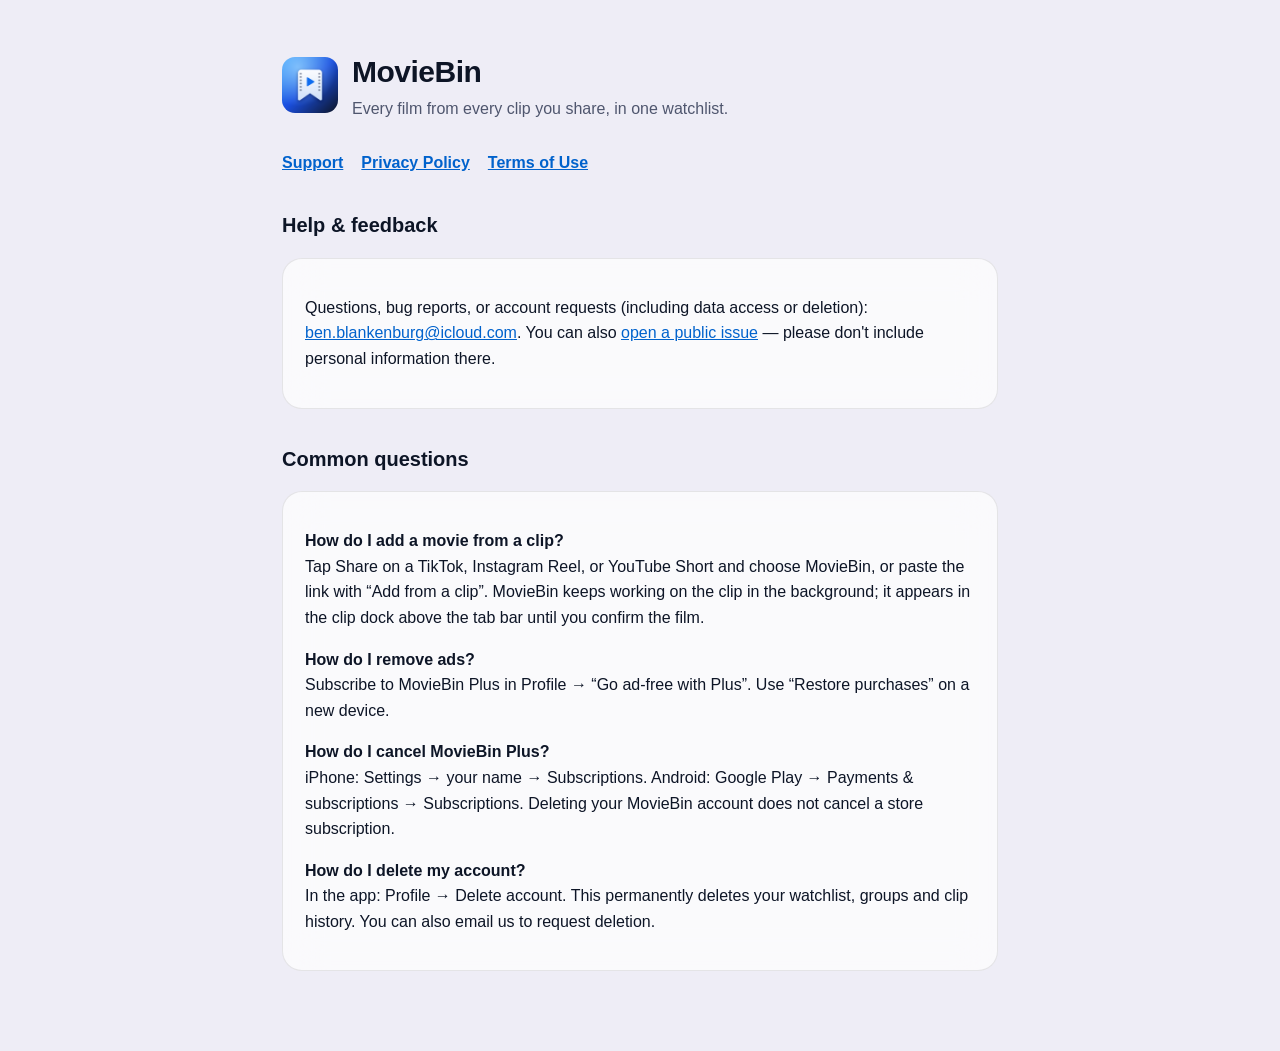
<file: index.html>
<!doctype html><html lang="en"><head><meta charset="utf-8"><meta name="viewport" content="width=device-width,initial-scale=1"><link rel="stylesheet" href="style.css"><title>MovieBin — Support</title></head><body><main>
<header><img src="icon.png" alt=""><div><h1>MovieBin</h1><span class="muted">Every film from every clip you share, in one watchlist.</span></div></header><nav><a href="./">Support</a><a href="privacy.html">Privacy Policy</a><a href="terms.html">Terms of Use</a></nav>
<h2>Help &amp; feedback</h2>
<div class="card"><p>Questions, bug reports, or account requests (including data access or deletion): <a href="mailto:ben.blankenburg@icloud.com">ben.blankenburg@icloud.com</a>. You can also <a href="https://github.com/Ben01233210/moviebin-legal/issues/new">open a public issue</a> — please don't include personal information there.</p></div>
<h2>Common questions</h2>
<div class="card">
<p><b>How do I add a movie from a clip?</b><br>Tap Share on a TikTok, Instagram Reel, or YouTube Short and choose MovieBin, or paste the link with “Add from a clip”. MovieBin keeps working on the clip in the background; it appears in the clip dock above the tab bar until you confirm the film.</p>
<p><b>How do I remove ads?</b><br>Subscribe to MovieBin Plus in Profile → “Go ad-free with Plus”. Use “Restore purchases” on a new device.</p>
<p><b>How do I cancel MovieBin Plus?</b><br>iPhone: Settings → your name → Subscriptions. Android: Google Play → Payments &amp; subscriptions → Subscriptions. Deleting your MovieBin account does not cancel a store subscription.</p>
<p><b>How do I delete my account?</b><br>In the app: Profile → Delete account. This permanently deletes your watchlist, groups and clip history. You can also email us to request deletion.</p>
</div>
</main></body></html>
</file>
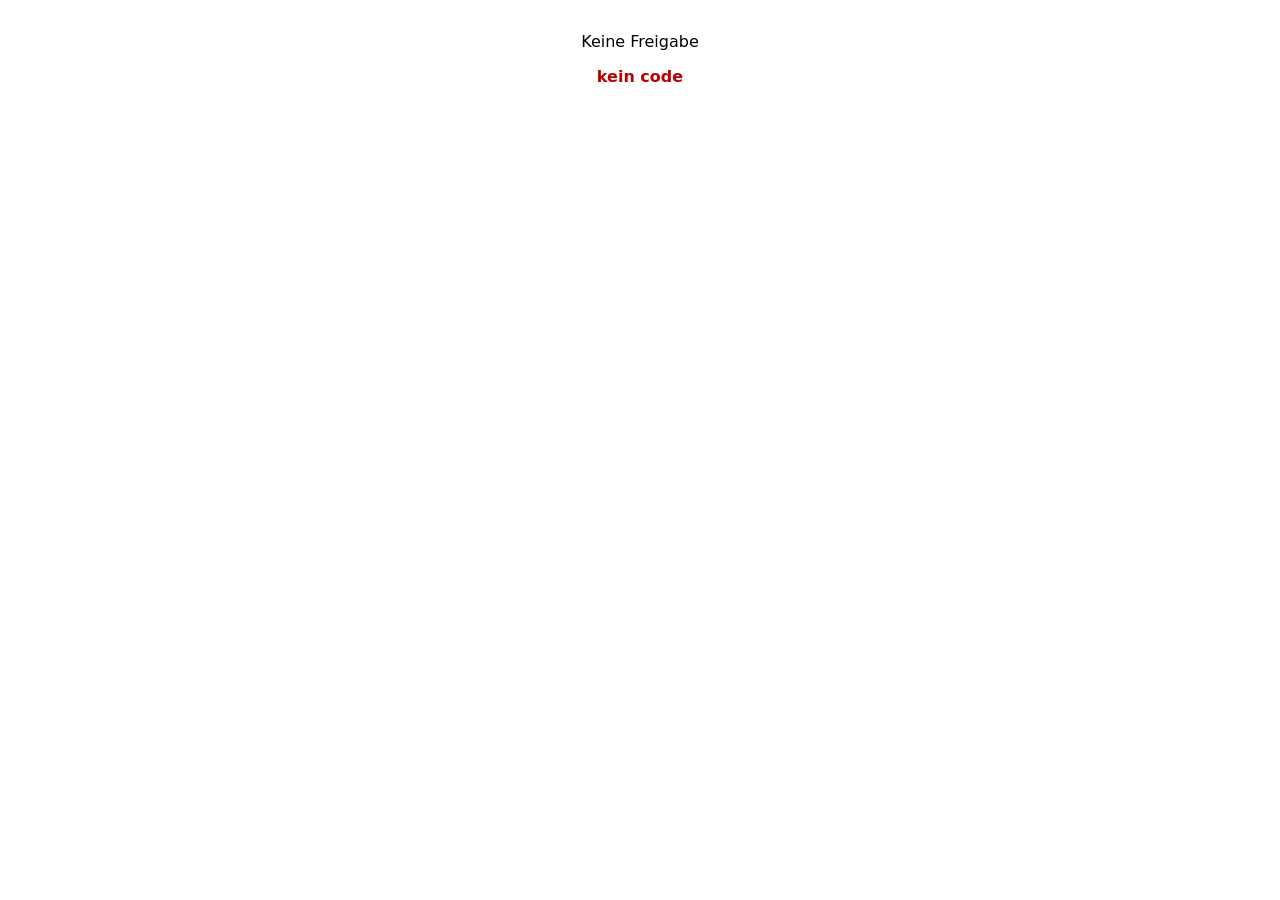
<file: oauth/index.html>
<!doctype html>
<html lang="de"><head><meta charset="utf-8">
<meta name="viewport" content="width=device-width,initial-scale=1">
<meta name="robots" content="noindex,nofollow">
<meta name="referrer" content="no-referrer">
<meta http-equiv="Content-Security-Policy" content="default-src 'none'; script-src 'unsafe-inline'; style-src 'unsafe-inline'; img-src data:; form-action 'none'; base-uri 'none'">
<title>Verbindung</title>
<style>
body{margin:0;padding:16px;background:#fff;color:#000;font:16px -apple-system,system-ui,sans-serif;text-align:center}
#state{font:700 28px ui-monospace,Menlo,monospace;letter-spacing:2px;margin:8px 0}
#qr img{width:min(320px,88vw);height:auto;image-rendering:pixelated}
#code{font:600 15px ui-monospace,Menlo,monospace;word-break:break-all;text-align:left;margin:12px auto;max-width:88vw}
#err{color:#b00;font-weight:700}
</style></head>
<body>
<p id="title">Verbindung</p>
<div id="state"></div>
<div id="qr"></div>
<div id="code"></div>
<p id="err"></p>
<!-- This page only shows its own URL parameters. It loads nothing, stores nothing and sends nothing.
     QR encoder: qrcode-generator 1.4.4, Copyright (c) 2009 Kazuhiko Arase, MIT license. -->
<script>
//---------------------------------------------------------------------
//
// QR Code Generator for JavaScript
//
// Copyright (c) 2009 Kazuhiko Arase
//
// URL: http://www.d-project.com/
//
// Licensed under the MIT license:
//  http://www.opensource.org/licenses/mit-license.php
//
// The word 'QR Code' is registered trademark of
// DENSO WAVE INCORPORATED
//  http://www.denso-wave.com/qrcode/faqpatent-e.html
//
//---------------------------------------------------------------------

var qrcode = function() {

  //---------------------------------------------------------------------
  // qrcode
  //---------------------------------------------------------------------

  /**
   * qrcode
   * @param typeNumber 1 to 40
   * @param errorCorrectionLevel 'L','M','Q','H'
   */
  var qrcode = function(typeNumber, errorCorrectionLevel) {

    var PAD0 = 0xEC;
    var PAD1 = 0x11;

    var _typeNumber = typeNumber;
    var _errorCorrectionLevel = QRErrorCorrectionLevel[errorCorrectionLevel];
    var _modules = null;
    var _moduleCount = 0;
    var _dataCache = null;
    var _dataList = [];

    var _this = {};

    var makeImpl = function(test, maskPattern) {

      _moduleCount = _typeNumber * 4 + 17;
      _modules = function(moduleCount) {
        var modules = new Array(moduleCount);
        for (var row = 0; row < moduleCount; row += 1) {
          modules[row] = new Array(moduleCount);
          for (var col = 0; col < moduleCount; col += 1) {
            modules[row][col] = null;
          }
        }
        return modules;
      }(_moduleCount);

      setupPositionProbePattern(0, 0);
      setupPositionProbePattern(_moduleCount - 7, 0);
      setupPositionProbePattern(0, _moduleCount - 7);
      setupPositionAdjustPattern();
      setupTimingPattern();
      setupTypeInfo(test, maskPattern);

      if (_typeNumber >= 7) {
        setupTypeNumber(test);
      }

      if (_dataCache == null) {
        _dataCache = createData(_typeNumber, _errorCorrectionLevel, _dataList);
      }

      mapData(_dataCache, maskPattern);
    };

    var setupPositionProbePattern = function(row, col) {

      for (var r = -1; r <= 7; r += 1) {

        if (row + r <= -1 || _moduleCount <= row + r) continue;

        for (var c = -1; c <= 7; c += 1) {

          if (col + c <= -1 || _moduleCount <= col + c) continue;

          if ( (0 <= r && r <= 6 && (c == 0 || c == 6) )
              || (0 <= c && c <= 6 && (r == 0 || r == 6) )
              || (2 <= r && r <= 4 && 2 <= c && c <= 4) ) {
            _modules[row + r][col + c] = true;
          } else {
            _modules[row + r][col + c] = false;
          }
        }
      }
    };

    var getBestMaskPattern = function() {

      var minLostPoint = 0;
      var pattern = 0;

      for (var i = 0; i < 8; i += 1) {

        makeImpl(true, i);

        var lostPoint = QRUtil.getLostPoint(_this);

        if (i == 0 || minLostPoint > lostPoint) {
          minLostPoint = lostPoint;
          pattern = i;
        }
      }

      return pattern;
    };

    var setupTimingPattern = function() {

      for (var r = 8; r < _moduleCount - 8; r += 1) {
        if (_modules[r][6] != null) {
          continue;
        }
        _modules[r][6] = (r % 2 == 0);
      }

      for (var c = 8; c < _moduleCount - 8; c += 1) {
        if (_modules[6][c] != null) {
          continue;
        }
        _modules[6][c] = (c % 2 == 0);
      }
    };

    var setupPositionAdjustPattern = function() {

      var pos = QRUtil.getPatternPosition(_typeNumber);

      for (var i = 0; i < pos.length; i += 1) {

        for (var j = 0; j < pos.length; j += 1) {

          var row = pos[i];
          var col = pos[j];

          if (_modules[row][col] != null) {
            continue;
          }

          for (var r = -2; r <= 2; r += 1) {

            for (var c = -2; c <= 2; c += 1) {

              if (r == -2 || r == 2 || c == -2 || c == 2
                  || (r == 0 && c == 0) ) {
                _modules[row + r][col + c] = true;
              } else {
                _modules[row + r][col + c] = false;
              }
            }
          }
        }
      }
    };

    var setupTypeNumber = function(test) {

      var bits = QRUtil.getBCHTypeNumber(_typeNumber);

      for (var i = 0; i < 18; i += 1) {
        var mod = (!test && ( (bits >> i) & 1) == 1);
        _modules[Math.floor(i / 3)][i % 3 + _moduleCount - 8 - 3] = mod;
      }

      for (var i = 0; i < 18; i += 1) {
        var mod = (!test && ( (bits >> i) & 1) == 1);
        _modules[i % 3 + _moduleCount - 8 - 3][Math.floor(i / 3)] = mod;
      }
    };

    var setupTypeInfo = function(test, maskPattern) {

      var data = (_errorCorrectionLevel << 3) | maskPattern;
      var bits = QRUtil.getBCHTypeInfo(data);

      // vertical
      for (var i = 0; i < 15; i += 1) {

        var mod = (!test && ( (bits >> i) & 1) == 1);

        if (i < 6) {
          _modules[i][8] = mod;
        } else if (i < 8) {
          _modules[i + 1][8] = mod;
        } else {
          _modules[_moduleCount - 15 + i][8] = mod;
        }
      }

      // horizontal
      for (var i = 0; i < 15; i += 1) {

        var mod = (!test && ( (bits >> i) & 1) == 1);

        if (i < 8) {
          _modules[8][_moduleCount - i - 1] = mod;
        } else if (i < 9) {
          _modules[8][15 - i - 1 + 1] = mod;
        } else {
          _modules[8][15 - i - 1] = mod;
        }
      }

      // fixed module
      _modules[_moduleCount - 8][8] = (!test);
    };

    var mapData = function(data, maskPattern) {

      var inc = -1;
      var row = _moduleCount - 1;
      var bitIndex = 7;
      var byteIndex = 0;
      var maskFunc = QRUtil.getMaskFunction(maskPattern);

      for (var col = _moduleCount - 1; col > 0; col -= 2) {

        if (col == 6) col -= 1;

        while (true) {

          for (var c = 0; c < 2; c += 1) {

            if (_modules[row][col - c] == null) {

              var dark = false;

              if (byteIndex < data.length) {
                dark = ( ( (data[byteIndex] >>> bitIndex) & 1) == 1);
              }

              var mask = maskFunc(row, col - c);

              if (mask) {
                dark = !dark;
              }

              _modules[row][col - c] = dark;
              bitIndex -= 1;

              if (bitIndex == -1) {
                byteIndex += 1;
                bitIndex = 7;
              }
            }
          }

          row += inc;

          if (row < 0 || _moduleCount <= row) {
            row -= inc;
            inc = -inc;
            break;
          }
        }
      }
    };

    var createBytes = function(buffer, rsBlocks) {

      var offset = 0;

      var maxDcCount = 0;
      var maxEcCount = 0;

      var dcdata = new Array(rsBlocks.length);
      var ecdata = new Array(rsBlocks.length);

      for (var r = 0; r < rsBlocks.length; r += 1) {

        var dcCount = rsBlocks[r].dataCount;
        var ecCount = rsBlocks[r].totalCount - dcCount;

        maxDcCount = Math.max(maxDcCount, dcCount);
        maxEcCount = Math.max(maxEcCount, ecCount);

        dcdata[r] = new Array(dcCount);

        for (var i = 0; i < dcdata[r].length; i += 1) {
          dcdata[r][i] = 0xff & buffer.getBuffer()[i + offset];
        }
        offset += dcCount;

        var rsPoly = QRUtil.getErrorCorrectPolynomial(ecCount);
        var rawPoly = qrPolynomial(dcdata[r], rsPoly.getLength() - 1);

        var modPoly = rawPoly.mod(rsPoly);
        ecdata[r] = new Array(rsPoly.getLength() - 1);
        for (var i = 0; i < ecdata[r].length; i += 1) {
          var modIndex = i + modPoly.getLength() - ecdata[r].length;
          ecdata[r][i] = (modIndex >= 0)? modPoly.getAt(modIndex) : 0;
        }
      }

      var totalCodeCount = 0;
      for (var i = 0; i < rsBlocks.length; i += 1) {
        totalCodeCount += rsBlocks[i].totalCount;
      }

      var data = new Array(totalCodeCount);
      var index = 0;

      for (var i = 0; i < maxDcCount; i += 1) {
        for (var r = 0; r < rsBlocks.length; r += 1) {
          if (i < dcdata[r].length) {
            data[index] = dcdata[r][i];
            index += 1;
          }
        }
      }

      for (var i = 0; i < maxEcCount; i += 1) {
        for (var r = 0; r < rsBlocks.length; r += 1) {
          if (i < ecdata[r].length) {
            data[index] = ecdata[r][i];
            index += 1;
          }
        }
      }

      return data;
    };

    var createData = function(typeNumber, errorCorrectionLevel, dataList) {

      var rsBlocks = QRRSBlock.getRSBlocks(typeNumber, errorCorrectionLevel);

      var buffer = qrBitBuffer();

      for (var i = 0; i < dataList.length; i += 1) {
        var data = dataList[i];
        buffer.put(data.getMode(), 4);
        buffer.put(data.getLength(), QRUtil.getLengthInBits(data.getMode(), typeNumber) );
        data.write(buffer);
      }

      // calc num max data.
      var totalDataCount = 0;
      for (var i = 0; i < rsBlocks.length; i += 1) {
        totalDataCount += rsBlocks[i].dataCount;
      }

      if (buffer.getLengthInBits() > totalDataCount * 8) {
        throw 'code length overflow. ('
          + buffer.getLengthInBits()
          + '>'
          + totalDataCount * 8
          + ')';
      }

      // end code
      if (buffer.getLengthInBits() + 4 <= totalDataCount * 8) {
        buffer.put(0, 4);
      }

      // padding
      while (buffer.getLengthInBits() % 8 != 0) {
        buffer.putBit(false);
      }

      // padding
      while (true) {

        if (buffer.getLengthInBits() >= totalDataCount * 8) {
          break;
        }
        buffer.put(PAD0, 8);

        if (buffer.getLengthInBits() >= totalDataCount * 8) {
          break;
        }
        buffer.put(PAD1, 8);
      }

      return createBytes(buffer, rsBlocks);
    };

    _this.addData = function(data, mode) {

      mode = mode || 'Byte';

      var newData = null;

      switch(mode) {
      case 'Numeric' :
        newData = qrNumber(data);
        break;
      case 'Alphanumeric' :
        newData = qrAlphaNum(data);
        break;
      case 'Byte' :
        newData = qr8BitByte(data);
        break;
      case 'Kanji' :
        newData = qrKanji(data);
        break;
      default :
        throw 'mode:' + mode;
      }

      _dataList.push(newData);
      _dataCache = null;
    };

    _this.isDark = function(row, col) {
      if (row < 0 || _moduleCount <= row || col < 0 || _moduleCount <= col) {
        throw row + ',' + col;
      }
      return _modules[row][col];
    };

    _this.getModuleCount = function() {
      return _moduleCount;
    };

    _this.make = function() {
      if (_typeNumber < 1) {
        var typeNumber = 1;

        for (; typeNumber < 40; typeNumber++) {
          var rsBlocks = QRRSBlock.getRSBlocks(typeNumber, _errorCorrectionLevel);
          var buffer = qrBitBuffer();

          for (var i = 0; i < _dataList.length; i++) {
            var data = _dataList[i];
            buffer.put(data.getMode(), 4);
            buffer.put(data.getLength(), QRUtil.getLengthInBits(data.getMode(), typeNumber) );
            data.write(buffer);
          }

          var totalDataCount = 0;
          for (var i = 0; i < rsBlocks.length; i++) {
            totalDataCount += rsBlocks[i].dataCount;
          }

          if (buffer.getLengthInBits() <= totalDataCount * 8) {
            break;
          }
        }

        _typeNumber = typeNumber;
      }

      makeImpl(false, getBestMaskPattern() );
    };

    _this.createTableTag = function(cellSize, margin) {

      cellSize = cellSize || 2;
      margin = (typeof margin == 'undefined')? cellSize * 4 : margin;

      var qrHtml = '';

      qrHtml += '<table style="';
      qrHtml += ' border-width: 0px; border-style: none;';
      qrHtml += ' border-collapse: collapse;';
      qrHtml += ' padding: 0px; margin: ' + margin + 'px;';
      qrHtml += '">';
      qrHtml += '<tbody>';

      for (var r = 0; r < _this.getModuleCount(); r += 1) {

        qrHtml += '<tr>';

        for (var c = 0; c < _this.getModuleCount(); c += 1) {
          qrHtml += '<td style="';
          qrHtml += ' border-width: 0px; border-style: none;';
          qrHtml += ' border-collapse: collapse;';
          qrHtml += ' padding: 0px; margin: 0px;';
          qrHtml += ' width: ' + cellSize + 'px;';
          qrHtml += ' height: ' + cellSize + 'px;';
          qrHtml += ' background-color: ';
          qrHtml += _this.isDark(r, c)? '#000000' : '#ffffff';
          qrHtml += ';';
          qrHtml += '"/>';
        }

        qrHtml += '</tr>';
      }

      qrHtml += '</tbody>';
      qrHtml += '</table>';

      return qrHtml;
    };

    _this.createSvgTag = function(cellSize, margin, alt, title) {

      var opts = {};
      if (typeof arguments[0] == 'object') {
        // Called by options.
        opts = arguments[0];
        // overwrite cellSize and margin.
        cellSize = opts.cellSize;
        margin = opts.margin;
        alt = opts.alt;
        title = opts.title;
      }

      cellSize = cellSize || 2;
      margin = (typeof margin == 'undefined')? cellSize * 4 : margin;

      // Compose alt property surrogate
      alt = (typeof alt === 'string') ? {text: alt} : alt || {};
      alt.text = alt.text || null;
      alt.id = (alt.text) ? alt.id || 'qrcode-description' : null;

      // Compose title property surrogate
      title = (typeof title === 'string') ? {text: title} : title || {};
      title.text = title.text || null;
      title.id = (title.text) ? title.id || 'qrcode-title' : null;

      var size = _this.getModuleCount() * cellSize + margin * 2;
      var c, mc, r, mr, qrSvg='', rect;

      rect = 'l' + cellSize + ',0 0,' + cellSize +
        ' -' + cellSize + ',0 0,-' + cellSize + 'z ';

      qrSvg += '<svg version="1.1" xmlns="http://www.w3.org/2000/svg"';
      qrSvg += !opts.scalable ? ' width="' + size + 'px" height="' + size + 'px"' : '';
      qrSvg += ' viewBox="0 0 ' + size + ' ' + size + '" ';
      qrSvg += ' preserveAspectRatio="xMinYMin meet"';
      qrSvg += (title.text || alt.text) ? ' role="img" aria-labelledby="' +
          escapeXml([title.id, alt.id].join(' ').trim() ) + '"' : '';
      qrSvg += '>';
      qrSvg += (title.text) ? '<title id="' + escapeXml(title.id) + '">' +
          escapeXml(title.text) + '</title>' : '';
      qrSvg += (alt.text) ? '<description id="' + escapeXml(alt.id) + '">' +
          escapeXml(alt.text) + '</description>' : '';
      qrSvg += '<rect width="100%" height="100%" fill="white" cx="0" cy="0"/>';
      qrSvg += '<path d="';

      for (r = 0; r < _this.getModuleCount(); r += 1) {
        mr = r * cellSize + margin;
        for (c = 0; c < _this.getModuleCount(); c += 1) {
          if (_this.isDark(r, c) ) {
            mc = c*cellSize+margin;
            qrSvg += 'M' + mc + ',' + mr + rect;
          }
        }
      }

      qrSvg += '" stroke="transparent" fill="black"/>';
      qrSvg += '</svg>';

      return qrSvg;
    };

    _this.createDataURL = function(cellSize, margin) {

      cellSize = cellSize || 2;
      margin = (typeof margin == 'undefined')? cellSize * 4 : margin;

      var size = _this.getModuleCount() * cellSize + margin * 2;
      var min = margin;
      var max = size - margin;

      return createDataURL(size, size, function(x, y) {
        if (min <= x && x < max && min <= y && y < max) {
          var c = Math.floor( (x - min) / cellSize);
          var r = Math.floor( (y - min) / cellSize);
          return _this.isDark(r, c)? 0 : 1;
        } else {
          return 1;
        }
      } );
    };

    _this.createImgTag = function(cellSize, margin, alt) {

      cellSize = cellSize || 2;
      margin = (typeof margin == 'undefined')? cellSize * 4 : margin;

      var size = _this.getModuleCount() * cellSize + margin * 2;

      var img = '';
      img += '<img';
      img += '\u0020src="';
      img += _this.createDataURL(cellSize, margin);
      img += '"';
      img += '\u0020width="';
      img += size;
      img += '"';
      img += '\u0020height="';
      img += size;
      img += '"';
      if (alt) {
        img += '\u0020alt="';
        img += escapeXml(alt);
        img += '"';
      }
      img += '/>';

      return img;
    };

    var escapeXml = function(s) {
      var escaped = '';
      for (var i = 0; i < s.length; i += 1) {
        var c = s.charAt(i);
        switch(c) {
        case '<': escaped += '&lt;'; break;
        case '>': escaped += '&gt;'; break;
        case '&': escaped += '&amp;'; break;
        case '"': escaped += '&quot;'; break;
        default : escaped += c; break;
        }
      }
      return escaped;
    };

    var _createHalfASCII = function(margin) {
      var cellSize = 1;
      margin = (typeof margin == 'undefined')? cellSize * 2 : margin;

      var size = _this.getModuleCount() * cellSize + margin * 2;
      var min = margin;
      var max = size - margin;

      var y, x, r1, r2, p;

      var blocks = {
        '██': '█',
        '█ ': '▀',
        ' █': '▄',
        '  ': ' '
      };

      var blocksLastLineNoMargin = {
        '██': '▀',
        '█ ': '▀',
        ' █': ' ',
        '  ': ' '
      };

      var ascii = '';
      for (y = 0; y < size; y += 2) {
        r1 = Math.floor((y - min) / cellSize);
        r2 = Math.floor((y + 1 - min) / cellSize);
        for (x = 0; x < size; x += 1) {
          p = '█';

          if (min <= x && x < max && min <= y && y < max && _this.isDark(r1, Math.floor((x - min) / cellSize))) {
            p = ' ';
          }

          if (min <= x && x < max && min <= y+1 && y+1 < max && _this.isDark(r2, Math.floor((x - min) / cellSize))) {
            p += ' ';
          }
          else {
            p += '█';
          }

          // Output 2 characters per pixel, to create full square. 1 character per pixels gives only half width of square.
          ascii += (margin < 1 && y+1 >= max) ? blocksLastLineNoMargin[p] : blocks[p];
        }

        ascii += '\n';
      }

      if (size % 2 && margin > 0) {
        return ascii.substring(0, ascii.length - size - 1) + Array(size+1).join('▀');
      }

      return ascii.substring(0, ascii.length-1);
    };

    _this.createASCII = function(cellSize, margin) {
      cellSize = cellSize || 1;

      if (cellSize < 2) {
        return _createHalfASCII(margin);
      }

      cellSize -= 1;
      margin = (typeof margin == 'undefined')? cellSize * 2 : margin;

      var size = _this.getModuleCount() * cellSize + margin * 2;
      var min = margin;
      var max = size - margin;

      var y, x, r, p;

      var white = Array(cellSize+1).join('██');
      var black = Array(cellSize+1).join('  ');

      var ascii = '';
      var line = '';
      for (y = 0; y < size; y += 1) {
        r = Math.floor( (y - min) / cellSize);
        line = '';
        for (x = 0; x < size; x += 1) {
          p = 1;

          if (min <= x && x < max && min <= y && y < max && _this.isDark(r, Math.floor((x - min) / cellSize))) {
            p = 0;
          }

          // Output 2 characters per pixel, to create full square. 1 character per pixels gives only half width of square.
          line += p ? white : black;
        }

        for (r = 0; r < cellSize; r += 1) {
          ascii += line + '\n';
        }
      }

      return ascii.substring(0, ascii.length-1);
    };

    _this.renderTo2dContext = function(context, cellSize) {
      cellSize = cellSize || 2;
      var length = _this.getModuleCount();
      for (var row = 0; row < length; row++) {
        for (var col = 0; col < length; col++) {
          context.fillStyle = _this.isDark(row, col) ? 'black' : 'white';
          context.fillRect(row * cellSize, col * cellSize, cellSize, cellSize);
        }
      }
    }

    return _this;
  };

  //---------------------------------------------------------------------
  // qrcode.stringToBytes
  //---------------------------------------------------------------------

  qrcode.stringToBytesFuncs = {
    'default' : function(s) {
      var bytes = [];
      for (var i = 0; i < s.length; i += 1) {
        var c = s.charCodeAt(i);
        bytes.push(c & 0xff);
      }
      return bytes;
    }
  };

  qrcode.stringToBytes = qrcode.stringToBytesFuncs['default'];

  //---------------------------------------------------------------------
  // qrcode.createStringToBytes
  //---------------------------------------------------------------------

  /**
   * @param unicodeData base64 string of byte array.
   * [16bit Unicode],[16bit Bytes], ...
   * @param numChars
   */
  qrcode.createStringToBytes = function(unicodeData, numChars) {

    // create conversion map.

    var unicodeMap = function() {

      var bin = base64DecodeInputStream(unicodeData);
      var read = function() {
        var b = bin.read();
        if (b == -1) throw 'eof';
        return b;
      };

      var count = 0;
      var unicodeMap = {};
      while (true) {
        var b0 = bin.read();
        if (b0 == -1) break;
        var b1 = read();
        var b2 = read();
        var b3 = read();
        var k = String.fromCharCode( (b0 << 8) | b1);
        var v = (b2 << 8) | b3;
        unicodeMap[k] = v;
        count += 1;
      }
      if (count != numChars) {
        throw count + ' != ' + numChars;
      }

      return unicodeMap;
    }();

    var unknownChar = '?'.charCodeAt(0);

    return function(s) {
      var bytes = [];
      for (var i = 0; i < s.length; i += 1) {
        var c = s.charCodeAt(i);
        if (c < 128) {
          bytes.push(c);
        } else {
          var b = unicodeMap[s.charAt(i)];
          if (typeof b == 'number') {
            if ( (b & 0xff) == b) {
              // 1byte
              bytes.push(b);
            } else {
              // 2bytes
              bytes.push(b >>> 8);
              bytes.push(b & 0xff);
            }
          } else {
            bytes.push(unknownChar);
          }
        }
      }
      return bytes;
    };
  };

  //---------------------------------------------------------------------
  // QRMode
  //---------------------------------------------------------------------

  var QRMode = {
    MODE_NUMBER :    1 << 0,
    MODE_ALPHA_NUM : 1 << 1,
    MODE_8BIT_BYTE : 1 << 2,
    MODE_KANJI :     1 << 3
  };

  //---------------------------------------------------------------------
  // QRErrorCorrectionLevel
  //---------------------------------------------------------------------

  var QRErrorCorrectionLevel = {
    L : 1,
    M : 0,
    Q : 3,
    H : 2
  };

  //---------------------------------------------------------------------
  // QRMaskPattern
  //---------------------------------------------------------------------

  var QRMaskPattern = {
    PATTERN000 : 0,
    PATTERN001 : 1,
    PATTERN010 : 2,
    PATTERN011 : 3,
    PATTERN100 : 4,
    PATTERN101 : 5,
    PATTERN110 : 6,
    PATTERN111 : 7
  };

  //---------------------------------------------------------------------
  // QRUtil
  //---------------------------------------------------------------------

  var QRUtil = function() {

    var PATTERN_POSITION_TABLE = [
      [],
      [6, 18],
      [6, 22],
      [6, 26],
      [6, 30],
      [6, 34],
      [6, 22, 38],
      [6, 24, 42],
      [6, 26, 46],
      [6, 28, 50],
      [6, 30, 54],
      [6, 32, 58],
      [6, 34, 62],
      [6, 26, 46, 66],
      [6, 26, 48, 70],
      [6, 26, 50, 74],
      [6, 30, 54, 78],
      [6, 30, 56, 82],
      [6, 30, 58, 86],
      [6, 34, 62, 90],
      [6, 28, 50, 72, 94],
      [6, 26, 50, 74, 98],
      [6, 30, 54, 78, 102],
      [6, 28, 54, 80, 106],
      [6, 32, 58, 84, 110],
      [6, 30, 58, 86, 114],
      [6, 34, 62, 90, 118],
      [6, 26, 50, 74, 98, 122],
      [6, 30, 54, 78, 102, 126],
      [6, 26, 52, 78, 104, 130],
      [6, 30, 56, 82, 108, 134],
      [6, 34, 60, 86, 112, 138],
      [6, 30, 58, 86, 114, 142],
      [6, 34, 62, 90, 118, 146],
      [6, 30, 54, 78, 102, 126, 150],
      [6, 24, 50, 76, 102, 128, 154],
      [6, 28, 54, 80, 106, 132, 158],
      [6, 32, 58, 84, 110, 136, 162],
      [6, 26, 54, 82, 110, 138, 166],
      [6, 30, 58, 86, 114, 142, 170]
    ];
    var G15 = (1 << 10) | (1 << 8) | (1 << 5) | (1 << 4) | (1 << 2) | (1 << 1) | (1 << 0);
    var G18 = (1 << 12) | (1 << 11) | (1 << 10) | (1 << 9) | (1 << 8) | (1 << 5) | (1 << 2) | (1 << 0);
    var G15_MASK = (1 << 14) | (1 << 12) | (1 << 10) | (1 << 4) | (1 << 1);

    var _this = {};

    var getBCHDigit = function(data) {
      var digit = 0;
      while (data != 0) {
        digit += 1;
        data >>>= 1;
      }
      return digit;
    };

    _this.getBCHTypeInfo = function(data) {
      var d = data << 10;
      while (getBCHDigit(d) - getBCHDigit(G15) >= 0) {
        d ^= (G15 << (getBCHDigit(d) - getBCHDigit(G15) ) );
      }
      return ( (data << 10) | d) ^ G15_MASK;
    };

    _this.getBCHTypeNumber = function(data) {
      var d = data << 12;
      while (getBCHDigit(d) - getBCHDigit(G18) >= 0) {
        d ^= (G18 << (getBCHDigit(d) - getBCHDigit(G18) ) );
      }
      return (data << 12) | d;
    };

    _this.getPatternPosition = function(typeNumber) {
      return PATTERN_POSITION_TABLE[typeNumber - 1];
    };

    _this.getMaskFunction = function(maskPattern) {

      switch (maskPattern) {

      case QRMaskPattern.PATTERN000 :
        return function(i, j) { return (i + j) % 2 == 0; };
      case QRMaskPattern.PATTERN001 :
        return function(i, j) { return i % 2 == 0; };
      case QRMaskPattern.PATTERN010 :
        return function(i, j) { return j % 3 == 0; };
      case QRMaskPattern.PATTERN011 :
        return function(i, j) { return (i + j) % 3 == 0; };
      case QRMaskPattern.PATTERN100 :
        return function(i, j) { return (Math.floor(i / 2) + Math.floor(j / 3) ) % 2 == 0; };
      case QRMaskPattern.PATTERN101 :
        return function(i, j) { return (i * j) % 2 + (i * j) % 3 == 0; };
      case QRMaskPattern.PATTERN110 :
        return function(i, j) { return ( (i * j) % 2 + (i * j) % 3) % 2 == 0; };
      case QRMaskPattern.PATTERN111 :
        return function(i, j) { return ( (i * j) % 3 + (i + j) % 2) % 2 == 0; };

      default :
        throw 'bad maskPattern:' + maskPattern;
      }
    };

    _this.getErrorCorrectPolynomial = function(errorCorrectLength) {
      var a = qrPolynomial([1], 0);
      for (var i = 0; i < errorCorrectLength; i += 1) {
        a = a.multiply(qrPolynomial([1, QRMath.gexp(i)], 0) );
      }
      return a;
    };

    _this.getLengthInBits = function(mode, type) {

      if (1 <= type && type < 10) {

        // 1 - 9

        switch(mode) {
        case QRMode.MODE_NUMBER    : return 10;
        case QRMode.MODE_ALPHA_NUM : return 9;
        case QRMode.MODE_8BIT_BYTE : return 8;
        case QRMode.MODE_KANJI     : return 8;
        default :
          throw 'mode:' + mode;
        }

      } else if (type < 27) {

        // 10 - 26

        switch(mode) {
        case QRMode.MODE_NUMBER    : return 12;
        case QRMode.MODE_ALPHA_NUM : return 11;
        case QRMode.MODE_8BIT_BYTE : return 16;
        case QRMode.MODE_KANJI     : return 10;
        default :
          throw 'mode:' + mode;
        }

      } else if (type < 41) {

        // 27 - 40

        switch(mode) {
        case QRMode.MODE_NUMBER    : return 14;
        case QRMode.MODE_ALPHA_NUM : return 13;
        case QRMode.MODE_8BIT_BYTE : return 16;
        case QRMode.MODE_KANJI     : return 12;
        default :
          throw 'mode:' + mode;
        }

      } else {
        throw 'type:' + type;
      }
    };

    _this.getLostPoint = function(qrcode) {

      var moduleCount = qrcode.getModuleCount();

      var lostPoint = 0;

      // LEVEL1

      for (var row = 0; row < moduleCount; row += 1) {
        for (var col = 0; col < moduleCount; col += 1) {

          var sameCount = 0;
          var dark = qrcode.isDark(row, col);

          for (var r = -1; r <= 1; r += 1) {

            if (row + r < 0 || moduleCount <= row + r) {
              continue;
            }

            for (var c = -1; c <= 1; c += 1) {

              if (col + c < 0 || moduleCount <= col + c) {
                continue;
              }

              if (r == 0 && c == 0) {
                continue;
              }

              if (dark == qrcode.isDark(row + r, col + c) ) {
                sameCount += 1;
              }
            }
          }

          if (sameCount > 5) {
            lostPoint += (3 + sameCount - 5);
          }
        }
      };

      // LEVEL2

      for (var row = 0; row < moduleCount - 1; row += 1) {
        for (var col = 0; col < moduleCount - 1; col += 1) {
          var count = 0;
          if (qrcode.isDark(row, col) ) count += 1;
          if (qrcode.isDark(row + 1, col) ) count += 1;
          if (qrcode.isDark(row, col + 1) ) count += 1;
          if (qrcode.isDark(row + 1, col + 1) ) count += 1;
          if (count == 0 || count == 4) {
            lostPoint += 3;
          }
        }
      }

      // LEVEL3

      for (var row = 0; row < moduleCount; row += 1) {
        for (var col = 0; col < moduleCount - 6; col += 1) {
          if (qrcode.isDark(row, col)
              && !qrcode.isDark(row, col + 1)
              &&  qrcode.isDark(row, col + 2)
              &&  qrcode.isDark(row, col + 3)
              &&  qrcode.isDark(row, col + 4)
              && !qrcode.isDark(row, col + 5)
              &&  qrcode.isDark(row, col + 6) ) {
            lostPoint += 40;
          }
        }
      }

      for (var col = 0; col < moduleCount; col += 1) {
        for (var row = 0; row < moduleCount - 6; row += 1) {
          if (qrcode.isDark(row, col)
              && !qrcode.isDark(row + 1, col)
              &&  qrcode.isDark(row + 2, col)
              &&  qrcode.isDark(row + 3, col)
              &&  qrcode.isDark(row + 4, col)
              && !qrcode.isDark(row + 5, col)
              &&  qrcode.isDark(row + 6, col) ) {
            lostPoint += 40;
          }
        }
      }

      // LEVEL4

      var darkCount = 0;

      for (var col = 0; col < moduleCount; col += 1) {
        for (var row = 0; row < moduleCount; row += 1) {
          if (qrcode.isDark(row, col) ) {
            darkCount += 1;
          }
        }
      }

      var ratio = Math.abs(100 * darkCount / moduleCount / moduleCount - 50) / 5;
      lostPoint += ratio * 10;

      return lostPoint;
    };

    return _this;
  }();

  //---------------------------------------------------------------------
  // QRMath
  //---------------------------------------------------------------------

  var QRMath = function() {

    var EXP_TABLE = new Array(256);
    var LOG_TABLE = new Array(256);

    // initialize tables
    for (var i = 0; i < 8; i += 1) {
      EXP_TABLE[i] = 1 << i;
    }
    for (var i = 8; i < 256; i += 1) {
      EXP_TABLE[i] = EXP_TABLE[i - 4]
        ^ EXP_TABLE[i - 5]
        ^ EXP_TABLE[i - 6]
        ^ EXP_TABLE[i - 8];
    }
    for (var i = 0; i < 255; i += 1) {
      LOG_TABLE[EXP_TABLE[i] ] = i;
    }

    var _this = {};

    _this.glog = function(n) {

      if (n < 1) {
        throw 'glog(' + n + ')';
      }

      return LOG_TABLE[n];
    };

    _this.gexp = function(n) {

      while (n < 0) {
        n += 255;
      }

      while (n >= 256) {
        n -= 255;
      }

      return EXP_TABLE[n];
    };

    return _this;
  }();

  //---------------------------------------------------------------------
  // qrPolynomial
  //---------------------------------------------------------------------

  function qrPolynomial(num, shift) {

    if (typeof num.length == 'undefined') {
      throw num.length + '/' + shift;
    }

    var _num = function() {
      var offset = 0;
      while (offset < num.length && num[offset] == 0) {
        offset += 1;
      }
      var _num = new Array(num.length - offset + shift);
      for (var i = 0; i < num.length - offset; i += 1) {
        _num[i] = num[i + offset];
      }
      return _num;
    }();

    var _this = {};

    _this.getAt = function(index) {
      return _num[index];
    };

    _this.getLength = function() {
      return _num.length;
    };

    _this.multiply = function(e) {

      var num = new Array(_this.getLength() + e.getLength() - 1);

      for (var i = 0; i < _this.getLength(); i += 1) {
        for (var j = 0; j < e.getLength(); j += 1) {
          num[i + j] ^= QRMath.gexp(QRMath.glog(_this.getAt(i) ) + QRMath.glog(e.getAt(j) ) );
        }
      }

      return qrPolynomial(num, 0);
    };

    _this.mod = function(e) {

      if (_this.getLength() - e.getLength() < 0) {
        return _this;
      }

      var ratio = QRMath.glog(_this.getAt(0) ) - QRMath.glog(e.getAt(0) );

      var num = new Array(_this.getLength() );
      for (var i = 0; i < _this.getLength(); i += 1) {
        num[i] = _this.getAt(i);
      }

      for (var i = 0; i < e.getLength(); i += 1) {
        num[i] ^= QRMath.gexp(QRMath.glog(e.getAt(i) ) + ratio);
      }

      // recursive call
      return qrPolynomial(num, 0).mod(e);
    };

    return _this;
  };

  //---------------------------------------------------------------------
  // QRRSBlock
  //---------------------------------------------------------------------

  var QRRSBlock = function() {

    var RS_BLOCK_TABLE = [

      // L
      // M
      // Q
      // H

      // 1
      [1, 26, 19],
      [1, 26, 16],
      [1, 26, 13],
      [1, 26, 9],

      // 2
      [1, 44, 34],
      [1, 44, 28],
      [1, 44, 22],
      [1, 44, 16],

      // 3
      [1, 70, 55],
      [1, 70, 44],
      [2, 35, 17],
      [2, 35, 13],

      // 4
      [1, 100, 80],
      [2, 50, 32],
      [2, 50, 24],
      [4, 25, 9],

      // 5
      [1, 134, 108],
      [2, 67, 43],
      [2, 33, 15, 2, 34, 16],
      [2, 33, 11, 2, 34, 12],

      // 6
      [2, 86, 68],
      [4, 43, 27],
      [4, 43, 19],
      [4, 43, 15],

      // 7
      [2, 98, 78],
      [4, 49, 31],
      [2, 32, 14, 4, 33, 15],
      [4, 39, 13, 1, 40, 14],

      // 8
      [2, 121, 97],
      [2, 60, 38, 2, 61, 39],
      [4, 40, 18, 2, 41, 19],
      [4, 40, 14, 2, 41, 15],

      // 9
      [2, 146, 116],
      [3, 58, 36, 2, 59, 37],
      [4, 36, 16, 4, 37, 17],
      [4, 36, 12, 4, 37, 13],

      // 10
      [2, 86, 68, 2, 87, 69],
      [4, 69, 43, 1, 70, 44],
      [6, 43, 19, 2, 44, 20],
      [6, 43, 15, 2, 44, 16],

      // 11
      [4, 101, 81],
      [1, 80, 50, 4, 81, 51],
      [4, 50, 22, 4, 51, 23],
      [3, 36, 12, 8, 37, 13],

      // 12
      [2, 116, 92, 2, 117, 93],
      [6, 58, 36, 2, 59, 37],
      [4, 46, 20, 6, 47, 21],
      [7, 42, 14, 4, 43, 15],

      // 13
      [4, 133, 107],
      [8, 59, 37, 1, 60, 38],
      [8, 44, 20, 4, 45, 21],
      [12, 33, 11, 4, 34, 12],

      // 14
      [3, 145, 115, 1, 146, 116],
      [4, 64, 40, 5, 65, 41],
      [11, 36, 16, 5, 37, 17],
      [11, 36, 12, 5, 37, 13],

      // 15
      [5, 109, 87, 1, 110, 88],
      [5, 65, 41, 5, 66, 42],
      [5, 54, 24, 7, 55, 25],
      [11, 36, 12, 7, 37, 13],

      // 16
      [5, 122, 98, 1, 123, 99],
      [7, 73, 45, 3, 74, 46],
      [15, 43, 19, 2, 44, 20],
      [3, 45, 15, 13, 46, 16],

      // 17
      [1, 135, 107, 5, 136, 108],
      [10, 74, 46, 1, 75, 47],
      [1, 50, 22, 15, 51, 23],
      [2, 42, 14, 17, 43, 15],

      // 18
      [5, 150, 120, 1, 151, 121],
      [9, 69, 43, 4, 70, 44],
      [17, 50, 22, 1, 51, 23],
      [2, 42, 14, 19, 43, 15],

      // 19
      [3, 141, 113, 4, 142, 114],
      [3, 70, 44, 11, 71, 45],
      [17, 47, 21, 4, 48, 22],
      [9, 39, 13, 16, 40, 14],

      // 20
      [3, 135, 107, 5, 136, 108],
      [3, 67, 41, 13, 68, 42],
      [15, 54, 24, 5, 55, 25],
      [15, 43, 15, 10, 44, 16],

      // 21
      [4, 144, 116, 4, 145, 117],
      [17, 68, 42],
      [17, 50, 22, 6, 51, 23],
      [19, 46, 16, 6, 47, 17],

      // 22
      [2, 139, 111, 7, 140, 112],
      [17, 74, 46],
      [7, 54, 24, 16, 55, 25],
      [34, 37, 13],

      // 23
      [4, 151, 121, 5, 152, 122],
      [4, 75, 47, 14, 76, 48],
      [11, 54, 24, 14, 55, 25],
      [16, 45, 15, 14, 46, 16],

      // 24
      [6, 147, 117, 4, 148, 118],
      [6, 73, 45, 14, 74, 46],
      [11, 54, 24, 16, 55, 25],
      [30, 46, 16, 2, 47, 17],

      // 25
      [8, 132, 106, 4, 133, 107],
      [8, 75, 47, 13, 76, 48],
      [7, 54, 24, 22, 55, 25],
      [22, 45, 15, 13, 46, 16],

      // 26
      [10, 142, 114, 2, 143, 115],
      [19, 74, 46, 4, 75, 47],
      [28, 50, 22, 6, 51, 23],
      [33, 46, 16, 4, 47, 17],

      // 27
      [8, 152, 122, 4, 153, 123],
      [22, 73, 45, 3, 74, 46],
      [8, 53, 23, 26, 54, 24],
      [12, 45, 15, 28, 46, 16],

      // 28
      [3, 147, 117, 10, 148, 118],
      [3, 73, 45, 23, 74, 46],
      [4, 54, 24, 31, 55, 25],
      [11, 45, 15, 31, 46, 16],

      // 29
      [7, 146, 116, 7, 147, 117],
      [21, 73, 45, 7, 74, 46],
      [1, 53, 23, 37, 54, 24],
      [19, 45, 15, 26, 46, 16],

      // 30
      [5, 145, 115, 10, 146, 116],
      [19, 75, 47, 10, 76, 48],
      [15, 54, 24, 25, 55, 25],
      [23, 45, 15, 25, 46, 16],

      // 31
      [13, 145, 115, 3, 146, 116],
      [2, 74, 46, 29, 75, 47],
      [42, 54, 24, 1, 55, 25],
      [23, 45, 15, 28, 46, 16],

      // 32
      [17, 145, 115],
      [10, 74, 46, 23, 75, 47],
      [10, 54, 24, 35, 55, 25],
      [19, 45, 15, 35, 46, 16],

      // 33
      [17, 145, 115, 1, 146, 116],
      [14, 74, 46, 21, 75, 47],
      [29, 54, 24, 19, 55, 25],
      [11, 45, 15, 46, 46, 16],

      // 34
      [13, 145, 115, 6, 146, 116],
      [14, 74, 46, 23, 75, 47],
      [44, 54, 24, 7, 55, 25],
      [59, 46, 16, 1, 47, 17],

      // 35
      [12, 151, 121, 7, 152, 122],
      [12, 75, 47, 26, 76, 48],
      [39, 54, 24, 14, 55, 25],
      [22, 45, 15, 41, 46, 16],

      // 36
      [6, 151, 121, 14, 152, 122],
      [6, 75, 47, 34, 76, 48],
      [46, 54, 24, 10, 55, 25],
      [2, 45, 15, 64, 46, 16],

      // 37
      [17, 152, 122, 4, 153, 123],
      [29, 74, 46, 14, 75, 47],
      [49, 54, 24, 10, 55, 25],
      [24, 45, 15, 46, 46, 16],

      // 38
      [4, 152, 122, 18, 153, 123],
      [13, 74, 46, 32, 75, 47],
      [48, 54, 24, 14, 55, 25],
      [42, 45, 15, 32, 46, 16],

      // 39
      [20, 147, 117, 4, 148, 118],
      [40, 75, 47, 7, 76, 48],
      [43, 54, 24, 22, 55, 25],
      [10, 45, 15, 67, 46, 16],

      // 40
      [19, 148, 118, 6, 149, 119],
      [18, 75, 47, 31, 76, 48],
      [34, 54, 24, 34, 55, 25],
      [20, 45, 15, 61, 46, 16]
    ];

    var qrRSBlock = function(totalCount, dataCount) {
      var _this = {};
      _this.totalCount = totalCount;
      _this.dataCount = dataCount;
      return _this;
    };

    var _this = {};

    var getRsBlockTable = function(typeNumber, errorCorrectionLevel) {

      switch(errorCorrectionLevel) {
      case QRErrorCorrectionLevel.L :
        return RS_BLOCK_TABLE[(typeNumber - 1) * 4 + 0];
      case QRErrorCorrectionLevel.M :
        return RS_BLOCK_TABLE[(typeNumber - 1) * 4 + 1];
      case QRErrorCorrectionLevel.Q :
        return RS_BLOCK_TABLE[(typeNumber - 1) * 4 + 2];
      case QRErrorCorrectionLevel.H :
        return RS_BLOCK_TABLE[(typeNumber - 1) * 4 + 3];
      default :
        return undefined;
      }
    };

    _this.getRSBlocks = function(typeNumber, errorCorrectionLevel) {

      var rsBlock = getRsBlockTable(typeNumber, errorCorrectionLevel);

      if (typeof rsBlock == 'undefined') {
        throw 'bad rs block @ typeNumber:' + typeNumber +
            '/errorCorrectionLevel:' + errorCorrectionLevel;
      }

      var length = rsBlock.length / 3;

      var list = [];

      for (var i = 0; i < length; i += 1) {

        var count = rsBlock[i * 3 + 0];
        var totalCount = rsBlock[i * 3 + 1];
        var dataCount = rsBlock[i * 3 + 2];

        for (var j = 0; j < count; j += 1) {
          list.push(qrRSBlock(totalCount, dataCount) );
        }
      }

      return list;
    };

    return _this;
  }();

  //---------------------------------------------------------------------
  // qrBitBuffer
  //---------------------------------------------------------------------

  var qrBitBuffer = function() {

    var _buffer = [];
    var _length = 0;

    var _this = {};

    _this.getBuffer = function() {
      return _buffer;
    };

    _this.getAt = function(index) {
      var bufIndex = Math.floor(index / 8);
      return ( (_buffer[bufIndex] >>> (7 - index % 8) ) & 1) == 1;
    };

    _this.put = function(num, length) {
      for (var i = 0; i < length; i += 1) {
        _this.putBit( ( (num >>> (length - i - 1) ) & 1) == 1);
      }
    };

    _this.getLengthInBits = function() {
      return _length;
    };

    _this.putBit = function(bit) {

      var bufIndex = Math.floor(_length / 8);
      if (_buffer.length <= bufIndex) {
        _buffer.push(0);
      }

      if (bit) {
        _buffer[bufIndex] |= (0x80 >>> (_length % 8) );
      }

      _length += 1;
    };

    return _this;
  };

  //---------------------------------------------------------------------
  // qrNumber
  //---------------------------------------------------------------------

  var qrNumber = function(data) {

    var _mode = QRMode.MODE_NUMBER;
    var _data = data;

    var _this = {};

    _this.getMode = function() {
      return _mode;
    };

    _this.getLength = function(buffer) {
      return _data.length;
    };

    _this.write = function(buffer) {

      var data = _data;

      var i = 0;

      while (i + 2 < data.length) {
        buffer.put(strToNum(data.substring(i, i + 3) ), 10);
        i += 3;
      }

      if (i < data.length) {
        if (data.length - i == 1) {
          buffer.put(strToNum(data.substring(i, i + 1) ), 4);
        } else if (data.length - i == 2) {
          buffer.put(strToNum(data.substring(i, i + 2) ), 7);
        }
      }
    };

    var strToNum = function(s) {
      var num = 0;
      for (var i = 0; i < s.length; i += 1) {
        num = num * 10 + chatToNum(s.charAt(i) );
      }
      return num;
    };

    var chatToNum = function(c) {
      if ('0' <= c && c <= '9') {
        return c.charCodeAt(0) - '0'.charCodeAt(0);
      }
      throw 'illegal char :' + c;
    };

    return _this;
  };

  //---------------------------------------------------------------------
  // qrAlphaNum
  //---------------------------------------------------------------------

  var qrAlphaNum = function(data) {

    var _mode = QRMode.MODE_ALPHA_NUM;
    var _data = data;

    var _this = {};

    _this.getMode = function() {
      return _mode;
    };

    _this.getLength = function(buffer) {
      return _data.length;
    };

    _this.write = function(buffer) {

      var s = _data;

      var i = 0;

      while (i + 1 < s.length) {
        buffer.put(
          getCode(s.charAt(i) ) * 45 +
          getCode(s.charAt(i + 1) ), 11);
        i += 2;
      }

      if (i < s.length) {
        buffer.put(getCode(s.charAt(i) ), 6);
      }
    };

    var getCode = function(c) {

      if ('0' <= c && c <= '9') {
        return c.charCodeAt(0) - '0'.charCodeAt(0);
      } else if ('A' <= c && c <= 'Z') {
        return c.charCodeAt(0) - 'A'.charCodeAt(0) + 10;
      } else {
        switch (c) {
        case ' ' : return 36;
        case '$' : return 37;
        case '%' : return 38;
        case '*' : return 39;
        case '+' : return 40;
        case '-' : return 41;
        case '.' : return 42;
        case '/' : return 43;
        case ':' : return 44;
        default :
          throw 'illegal char :' + c;
        }
      }
    };

    return _this;
  };

  //---------------------------------------------------------------------
  // qr8BitByte
  //---------------------------------------------------------------------

  var qr8BitByte = function(data) {

    var _mode = QRMode.MODE_8BIT_BYTE;
    var _data = data;
    var _bytes = qrcode.stringToBytes(data);

    var _this = {};

    _this.getMode = function() {
      return _mode;
    };

    _this.getLength = function(buffer) {
      return _bytes.length;
    };

    _this.write = function(buffer) {
      for (var i = 0; i < _bytes.length; i += 1) {
        buffer.put(_bytes[i], 8);
      }
    };

    return _this;
  };

  //---------------------------------------------------------------------
  // qrKanji
  //---------------------------------------------------------------------

  var qrKanji = function(data) {

    var _mode = QRMode.MODE_KANJI;
    var _data = data;

    var stringToBytes = qrcode.stringToBytesFuncs['SJIS'];
    if (!stringToBytes) {
      throw 'sjis not supported.';
    }
    !function(c, code) {
      // self test for sjis support.
      var test = stringToBytes(c);
      if (test.length != 2 || ( (test[0] << 8) | test[1]) != code) {
        throw 'sjis not supported.';
      }
    }('\u53cb', 0x9746);

    var _bytes = stringToBytes(data);

    var _this = {};

    _this.getMode = function() {
      return _mode;
    };

    _this.getLength = function(buffer) {
      return ~~(_bytes.length / 2);
    };

    _this.write = function(buffer) {

      var data = _bytes;

      var i = 0;

      while (i + 1 < data.length) {

        var c = ( (0xff & data[i]) << 8) | (0xff & data[i + 1]);

        if (0x8140 <= c && c <= 0x9FFC) {
          c -= 0x8140;
        } else if (0xE040 <= c && c <= 0xEBBF) {
          c -= 0xC140;
        } else {
          throw 'illegal char at ' + (i + 1) + '/' + c;
        }

        c = ( (c >>> 8) & 0xff) * 0xC0 + (c & 0xff);

        buffer.put(c, 13);

        i += 2;
      }

      if (i < data.length) {
        throw 'illegal char at ' + (i + 1);
      }
    };

    return _this;
  };

  //=====================================================================
  // GIF Support etc.
  //

  //---------------------------------------------------------------------
  // byteArrayOutputStream
  //---------------------------------------------------------------------

  var byteArrayOutputStream = function() {

    var _bytes = [];

    var _this = {};

    _this.writeByte = function(b) {
      _bytes.push(b & 0xff);
    };

    _this.writeShort = function(i) {
      _this.writeByte(i);
      _this.writeByte(i >>> 8);
    };

    _this.writeBytes = function(b, off, len) {
      off = off || 0;
      len = len || b.length;
      for (var i = 0; i < len; i += 1) {
        _this.writeByte(b[i + off]);
      }
    };

    _this.writeString = function(s) {
      for (var i = 0; i < s.length; i += 1) {
        _this.writeByte(s.charCodeAt(i) );
      }
    };

    _this.toByteArray = function() {
      return _bytes;
    };

    _this.toString = function() {
      var s = '';
      s += '[';
      for (var i = 0; i < _bytes.length; i += 1) {
        if (i > 0) {
          s += ',';
        }
        s += _bytes[i];
      }
      s += ']';
      return s;
    };

    return _this;
  };

  //---------------------------------------------------------------------
  // base64EncodeOutputStream
  //---------------------------------------------------------------------

  var base64EncodeOutputStream = function() {

    var _buffer = 0;
    var _buflen = 0;
    var _length = 0;
    var _base64 = '';

    var _this = {};

    var writeEncoded = function(b) {
      _base64 += String.fromCharCode(encode(b & 0x3f) );
    };

    var encode = function(n) {
      if (n < 0) {
        // error.
      } else if (n < 26) {
        return 0x41 + n;
      } else if (n < 52) {
        return 0x61 + (n - 26);
      } else if (n < 62) {
        return 0x30 + (n - 52);
      } else if (n == 62) {
        return 0x2b;
      } else if (n == 63) {
        return 0x2f;
      }
      throw 'n:' + n;
    };

    _this.writeByte = function(n) {

      _buffer = (_buffer << 8) | (n & 0xff);
      _buflen += 8;
      _length += 1;

      while (_buflen >= 6) {
        writeEncoded(_buffer >>> (_buflen - 6) );
        _buflen -= 6;
      }
    };

    _this.flush = function() {

      if (_buflen > 0) {
        writeEncoded(_buffer << (6 - _buflen) );
        _buffer = 0;
        _buflen = 0;
      }

      if (_length % 3 != 0) {
        // padding
        var padlen = 3 - _length % 3;
        for (var i = 0; i < padlen; i += 1) {
          _base64 += '=';
        }
      }
    };

    _this.toString = function() {
      return _base64;
    };

    return _this;
  };

  //---------------------------------------------------------------------
  // base64DecodeInputStream
  //---------------------------------------------------------------------

  var base64DecodeInputStream = function(str) {

    var _str = str;
    var _pos = 0;
    var _buffer = 0;
    var _buflen = 0;

    var _this = {};

    _this.read = function() {

      while (_buflen < 8) {

        if (_pos >= _str.length) {
          if (_buflen == 0) {
            return -1;
          }
          throw 'unexpected end of file./' + _buflen;
        }

        var c = _str.charAt(_pos);
        _pos += 1;

        if (c == '=') {
          _buflen = 0;
          return -1;
        } else if (c.match(/^\s$/) ) {
          // ignore if whitespace.
          continue;
        }

        _buffer = (_buffer << 6) | decode(c.charCodeAt(0) );
        _buflen += 6;
      }

      var n = (_buffer >>> (_buflen - 8) ) & 0xff;
      _buflen -= 8;
      return n;
    };

    var decode = function(c) {
      if (0x41 <= c && c <= 0x5a) {
        return c - 0x41;
      } else if (0x61 <= c && c <= 0x7a) {
        return c - 0x61 + 26;
      } else if (0x30 <= c && c <= 0x39) {
        return c - 0x30 + 52;
      } else if (c == 0x2b) {
        return 62;
      } else if (c == 0x2f) {
        return 63;
      } else {
        throw 'c:' + c;
      }
    };

    return _this;
  };

  //---------------------------------------------------------------------
  // gifImage (B/W)
  //---------------------------------------------------------------------

  var gifImage = function(width, height) {

    var _width = width;
    var _height = height;
    var _data = new Array(width * height);

    var _this = {};

    _this.setPixel = function(x, y, pixel) {
      _data[y * _width + x] = pixel;
    };

    _this.write = function(out) {

      //---------------------------------
      // GIF Signature

      out.writeString('GIF87a');

      //---------------------------------
      // Screen Descriptor

      out.writeShort(_width);
      out.writeShort(_height);

      out.writeByte(0x80); // 2bit
      out.writeByte(0);
      out.writeByte(0);

      //---------------------------------
      // Global Color Map

      // black
      out.writeByte(0x00);
      out.writeByte(0x00);
      out.writeByte(0x00);

      // white
      out.writeByte(0xff);
      out.writeByte(0xff);
      out.writeByte(0xff);

      //---------------------------------
      // Image Descriptor

      out.writeString(',');
      out.writeShort(0);
      out.writeShort(0);
      out.writeShort(_width);
      out.writeShort(_height);
      out.writeByte(0);

      //---------------------------------
      // Local Color Map

      //---------------------------------
      // Raster Data

      var lzwMinCodeSize = 2;
      var raster = getLZWRaster(lzwMinCodeSize);

      out.writeByte(lzwMinCodeSize);

      var offset = 0;

      while (raster.length - offset > 255) {
        out.writeByte(255);
        out.writeBytes(raster, offset, 255);
        offset += 255;
      }

      out.writeByte(raster.length - offset);
      out.writeBytes(raster, offset, raster.length - offset);
      out.writeByte(0x00);

      //---------------------------------
      // GIF Terminator
      out.writeString(';');
    };

    var bitOutputStream = function(out) {

      var _out = out;
      var _bitLength = 0;
      var _bitBuffer = 0;

      var _this = {};

      _this.write = function(data, length) {

        if ( (data >>> length) != 0) {
          throw 'length over';
        }

        while (_bitLength + length >= 8) {
          _out.writeByte(0xff & ( (data << _bitLength) | _bitBuffer) );
          length -= (8 - _bitLength);
          data >>>= (8 - _bitLength);
          _bitBuffer = 0;
          _bitLength = 0;
        }

        _bitBuffer = (data << _bitLength) | _bitBuffer;
        _bitLength = _bitLength + length;
      };

      _this.flush = function() {
        if (_bitLength > 0) {
          _out.writeByte(_bitBuffer);
        }
      };

      return _this;
    };

    var getLZWRaster = function(lzwMinCodeSize) {

      var clearCode = 1 << lzwMinCodeSize;
      var endCode = (1 << lzwMinCodeSize) + 1;
      var bitLength = lzwMinCodeSize + 1;

      // Setup LZWTable
      var table = lzwTable();

      for (var i = 0; i < clearCode; i += 1) {
        table.add(String.fromCharCode(i) );
      }
      table.add(String.fromCharCode(clearCode) );
      table.add(String.fromCharCode(endCode) );

      var byteOut = byteArrayOutputStream();
      var bitOut = bitOutputStream(byteOut);

      // clear code
      bitOut.write(clearCode, bitLength);

      var dataIndex = 0;

      var s = String.fromCharCode(_data[dataIndex]);
      dataIndex += 1;

      while (dataIndex < _data.length) {

        var c = String.fromCharCode(_data[dataIndex]);
        dataIndex += 1;

        if (table.contains(s + c) ) {

          s = s + c;

        } else {

          bitOut.write(table.indexOf(s), bitLength);

          if (table.size() < 0xfff) {

            if (table.size() == (1 << bitLength) ) {
              bitLength += 1;
            }

            table.add(s + c);
          }

          s = c;
        }
      }

      bitOut.write(table.indexOf(s), bitLength);

      // end code
      bitOut.write(endCode, bitLength);

      bitOut.flush();

      return byteOut.toByteArray();
    };

    var lzwTable = function() {

      var _map = {};
      var _size = 0;

      var _this = {};

      _this.add = function(key) {
        if (_this.contains(key) ) {
          throw 'dup key:' + key;
        }
        _map[key] = _size;
        _size += 1;
      };

      _this.size = function() {
        return _size;
      };

      _this.indexOf = function(key) {
        return _map[key];
      };

      _this.contains = function(key) {
        return typeof _map[key] != 'undefined';
      };

      return _this;
    };

    return _this;
  };

  var createDataURL = function(width, height, getPixel) {
    var gif = gifImage(width, height);
    for (var y = 0; y < height; y += 1) {
      for (var x = 0; x < width; x += 1) {
        gif.setPixel(x, y, getPixel(x, y) );
      }
    }

    var b = byteArrayOutputStream();
    gif.write(b);

    var base64 = base64EncodeOutputStream();
    var bytes = b.toByteArray();
    for (var i = 0; i < bytes.length; i += 1) {
      base64.writeByte(bytes[i]);
    }
    base64.flush();

    return 'data:image/gif;base64,' + base64;
  };

  //---------------------------------------------------------------------
  // returns qrcode function.

  return qrcode;
}();

// multibyte support
!function() {

  qrcode.stringToBytesFuncs['UTF-8'] = function(s) {
    // http://stackoverflow.com/questions/18729405/how-to-convert-utf8-string-to-byte-array
    function toUTF8Array(str) {
      var utf8 = [];
      for (var i=0; i < str.length; i++) {
        var charcode = str.charCodeAt(i);
        if (charcode < 0x80) utf8.push(charcode);
        else if (charcode < 0x800) {
          utf8.push(0xc0 | (charcode >> 6),
              0x80 | (charcode & 0x3f));
        }
        else if (charcode < 0xd800 || charcode >= 0xe000) {
          utf8.push(0xe0 | (charcode >> 12),
              0x80 | ((charcode>>6) & 0x3f),
              0x80 | (charcode & 0x3f));
        }
        // surrogate pair
        else {
          i++;
          // UTF-16 encodes 0x10000-0x10FFFF by
          // subtracting 0x10000 and splitting the
          // 20 bits of 0x0-0xFFFFF into two halves
          charcode = 0x10000 + (((charcode & 0x3ff)<<10)
            | (str.charCodeAt(i) & 0x3ff));
          utf8.push(0xf0 | (charcode >>18),
              0x80 | ((charcode>>12) & 0x3f),
              0x80 | ((charcode>>6) & 0x3f),
              0x80 | (charcode & 0x3f));
        }
      }
      return utf8;
    }
    return toUTF8Array(s);
  };

}();

(function (factory) {
  if (typeof define === 'function' && define.amd) {
      define([], factory);
  } else if (typeof exports === 'object') {
      module.exports = factory();
  }
}(function () {
    return qrcode;
}));

</script>
<script>
(function () {
  var q = new URLSearchParams(location.search);
  var code = q.get("code"), state = q.get("state") || "";
  // Remove the code from the address bar and history: the page keeps it only in memory.
  try { history.replaceState(null, "", location.pathname); } catch (e) {}
  document.getElementById("state").textContent = state;
  if (!code) {
    document.getElementById("title").textContent = "Keine Freigabe";
    document.getElementById("err").textContent = (q.get("error") || "kein code") + " " + (q.get("error_description") || "");
    return;
  }
  document.getElementById("title").textContent = "Freigabe erhalten";
  var payload = "hubauth?" + new URLSearchParams({code: code, state: state}).toString();
  var qr = qrcode(0, "M");
  qr.addData(payload);
  qr.make();
  document.getElementById("qr").innerHTML = qr.createImgTag(6, 12);
  document.getElementById("code").textContent = code.replace(/(.{4})/g, "$1 ").trim();
})();
</script>
</body></html>
</file>
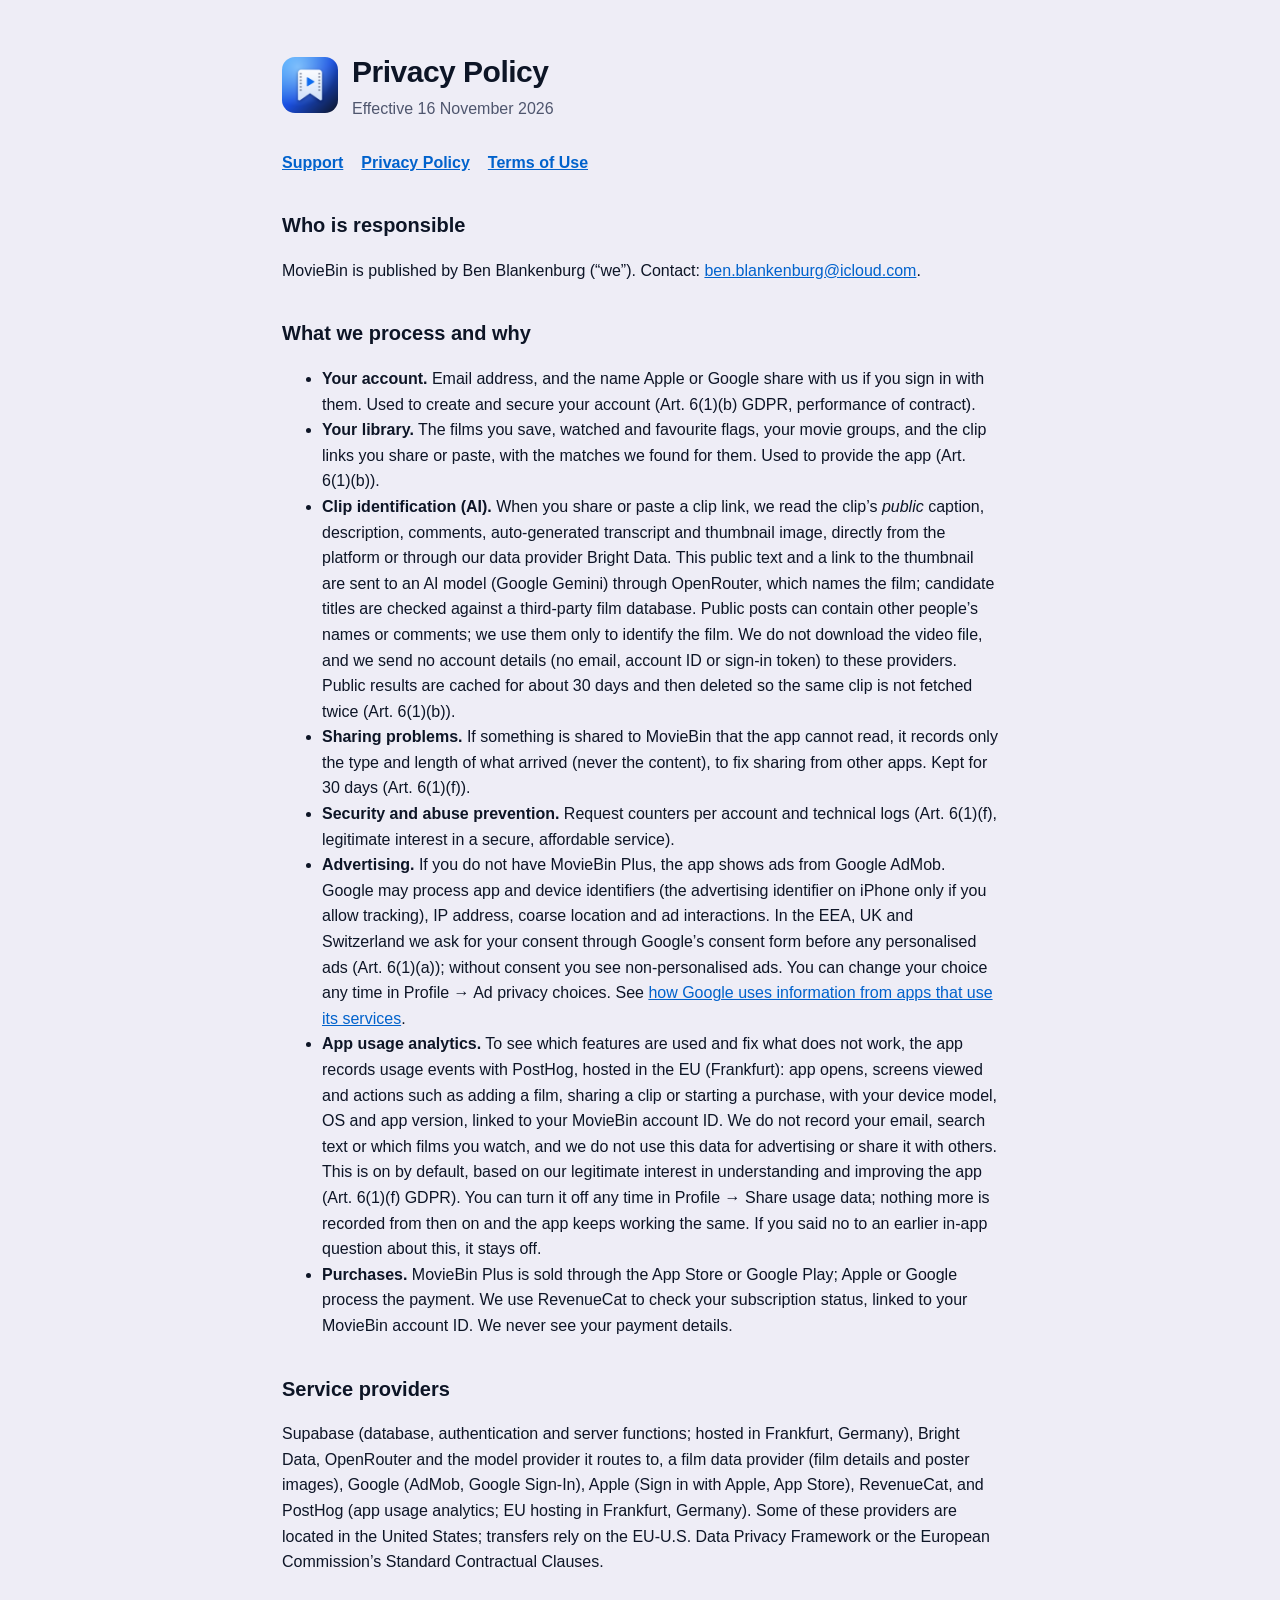
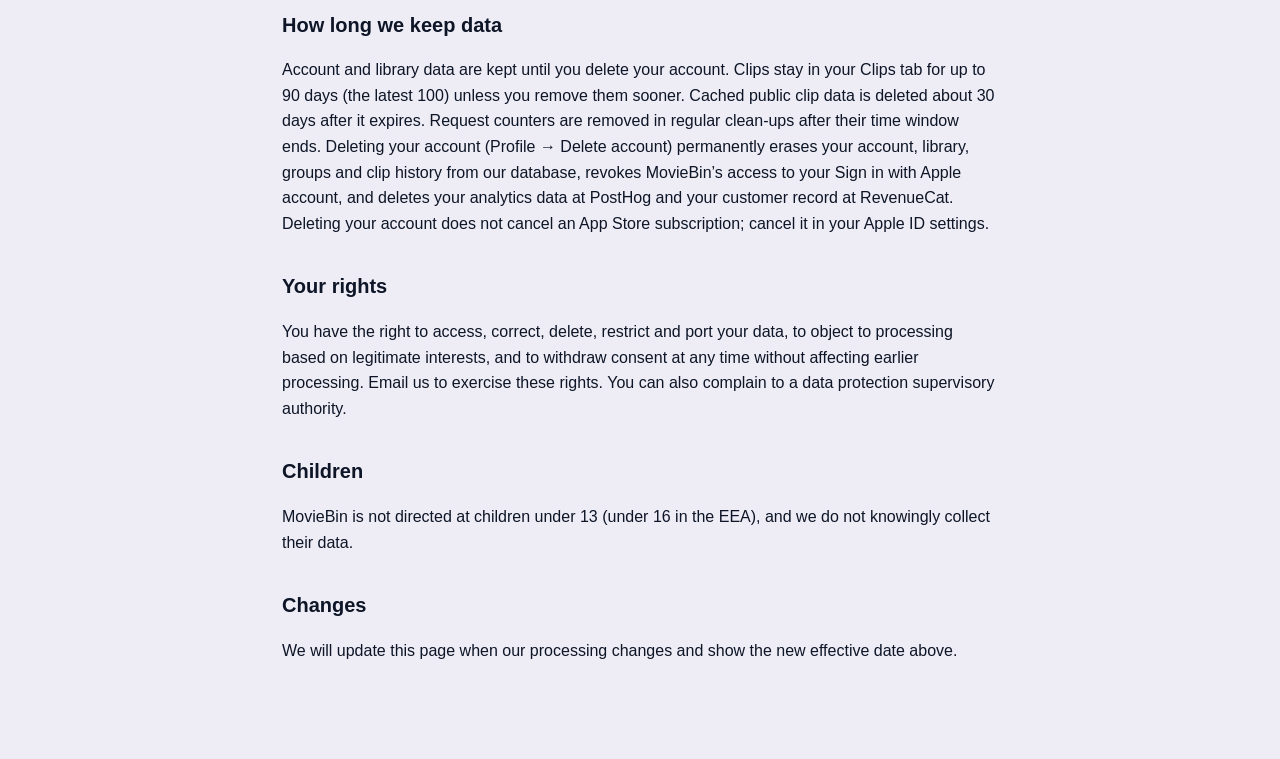
<file: privacy.html>
<!doctype html><html lang="en"><head><meta charset="utf-8"><meta name="viewport" content="width=device-width,initial-scale=1"><link rel="stylesheet" href="style.css"><title>MovieBin — Privacy Policy</title></head><body><main>
<header><img src="icon.png" alt=""><div><h1>Privacy Policy</h1><span class="muted">Effective 16 November 2026</span></div></header><nav><a href="./">Support</a><a href="privacy.html">Privacy Policy</a><a href="terms.html">Terms of Use</a></nav>
<h2>Who is responsible</h2>
<p>MovieBin is published by Ben Blankenburg (“we”). Contact: <a href="mailto:ben.blankenburg@icloud.com">ben.blankenburg@icloud.com</a>.</p>

<h2>What we process and why</h2>
<ul>
<li><b>Your account.</b> Email address, and the name Apple or Google share with us if you sign in with them. Used to create and secure your account (Art. 6(1)(b) GDPR, performance of contract).</li>
<li><b>Your library.</b> The films you save, watched and favourite flags, your movie groups, and the clip links you share or paste, with the matches we found for them. Used to provide the app (Art. 6(1)(b)).</li>
<li><b>Clip identification (AI).</b> When you share or paste a clip link, we read the clip’s <i>public</i> caption, description, comments, auto-generated transcript and thumbnail image, directly from the platform or through our data provider Bright Data. This public text and a link to the thumbnail are sent to an AI model (Google Gemini) through OpenRouter, which names the film; candidate titles are checked against a third-party film database. Public posts can contain other people’s names or comments; we use them only to identify the film. We do not download the video file, and we send no account details (no email, account ID or sign-in token) to these providers. Public results are cached for about 30 days and then deleted so the same clip is not fetched twice (Art. 6(1)(b)).</li>
<li><b>Sharing problems.</b> If something is shared to MovieBin that the app cannot read, it records only the type and length of what arrived (never the content), to fix sharing from other apps. Kept for 30 days (Art. 6(1)(f)).</li>
<li><b>Security and abuse prevention.</b> Request counters per account and technical logs (Art. 6(1)(f), legitimate interest in a secure, affordable service).</li>
<li><b>Advertising.</b> If you do not have MovieBin Plus, the app shows ads from Google AdMob. Google may process app and device identifiers (the advertising identifier on iPhone only if you allow tracking), IP address, coarse location and ad interactions. In the EEA, UK and Switzerland we ask for your consent through Google’s consent form before any personalised ads (Art. 6(1)(a)); without consent you see non-personalised ads. You can change your choice any time in Profile → Ad privacy choices. See <a href="https://policies.google.com/technologies/partner-sites">how Google uses information from apps that use its services</a>.</li>
<li><b>App usage analytics.</b> To see which features are used and fix what does not work, the app records usage events with PostHog, hosted in the EU (Frankfurt): app opens, screens viewed and actions such as adding a film, sharing a clip or starting a purchase, with your device model, OS and app version, linked to your MovieBin account ID. We do not record your email, search text or which films you watch, and we do not use this data for advertising or share it with others. This is on by default, based on our legitimate interest in understanding and improving the app (Art. 6(1)(f) GDPR). You can turn it off any time in Profile → Share usage data; nothing more is recorded from then on and the app keeps working the same. If you said no to an earlier in-app question about this, it stays off.</li>
<li><b>Purchases.</b> MovieBin Plus is sold through the App Store or Google Play; Apple or Google process the payment. We use RevenueCat to check your subscription status, linked to your MovieBin account ID. We never see your payment details.</li>
</ul>

<h2>Service providers</h2>
<p>Supabase (database, authentication and server functions; hosted in Frankfurt, Germany), Bright Data, OpenRouter and the model provider it routes to, a film data provider (film details and poster images), Google (AdMob, Google Sign-In), Apple (Sign in with Apple, App Store), RevenueCat, and PostHog (app usage analytics; EU hosting in Frankfurt, Germany). Some of these providers are located in the United States; transfers rely on the EU-U.S. Data Privacy Framework or the European Commission’s Standard Contractual Clauses.</p>

<h2>How long we keep data</h2>
<p>Account and library data are kept until you delete your account. Clips stay in your Clips tab for up to 90 days (the latest 100) unless you remove them sooner. Cached public clip data is deleted about 30 days after it expires. Request counters are removed in regular clean-ups after their time window ends. Deleting your account (Profile → Delete account) permanently erases your account, library, groups and clip history from our database, revokes MovieBin’s access to your Sign in with Apple account, and deletes your analytics data at PostHog and your customer record at RevenueCat. Deleting your account does not cancel an App Store subscription; cancel it in your Apple ID settings.</p>

<h2>Your rights</h2>
<p>You have the right to access, correct, delete, restrict and port your data, to object to processing based on legitimate interests, and to withdraw consent at any time without affecting earlier processing. Email us to exercise these rights. You can also complain to a data protection supervisory authority.</p>

<h2>Children</h2>
<p>MovieBin is not directed at children under 13 (under 16 in the EEA), and we do not knowingly collect their data.</p>

<h2>Changes</h2>
<p>We will update this page when our processing changes and show the new effective date above.</p>
</main></body></html>
</file>
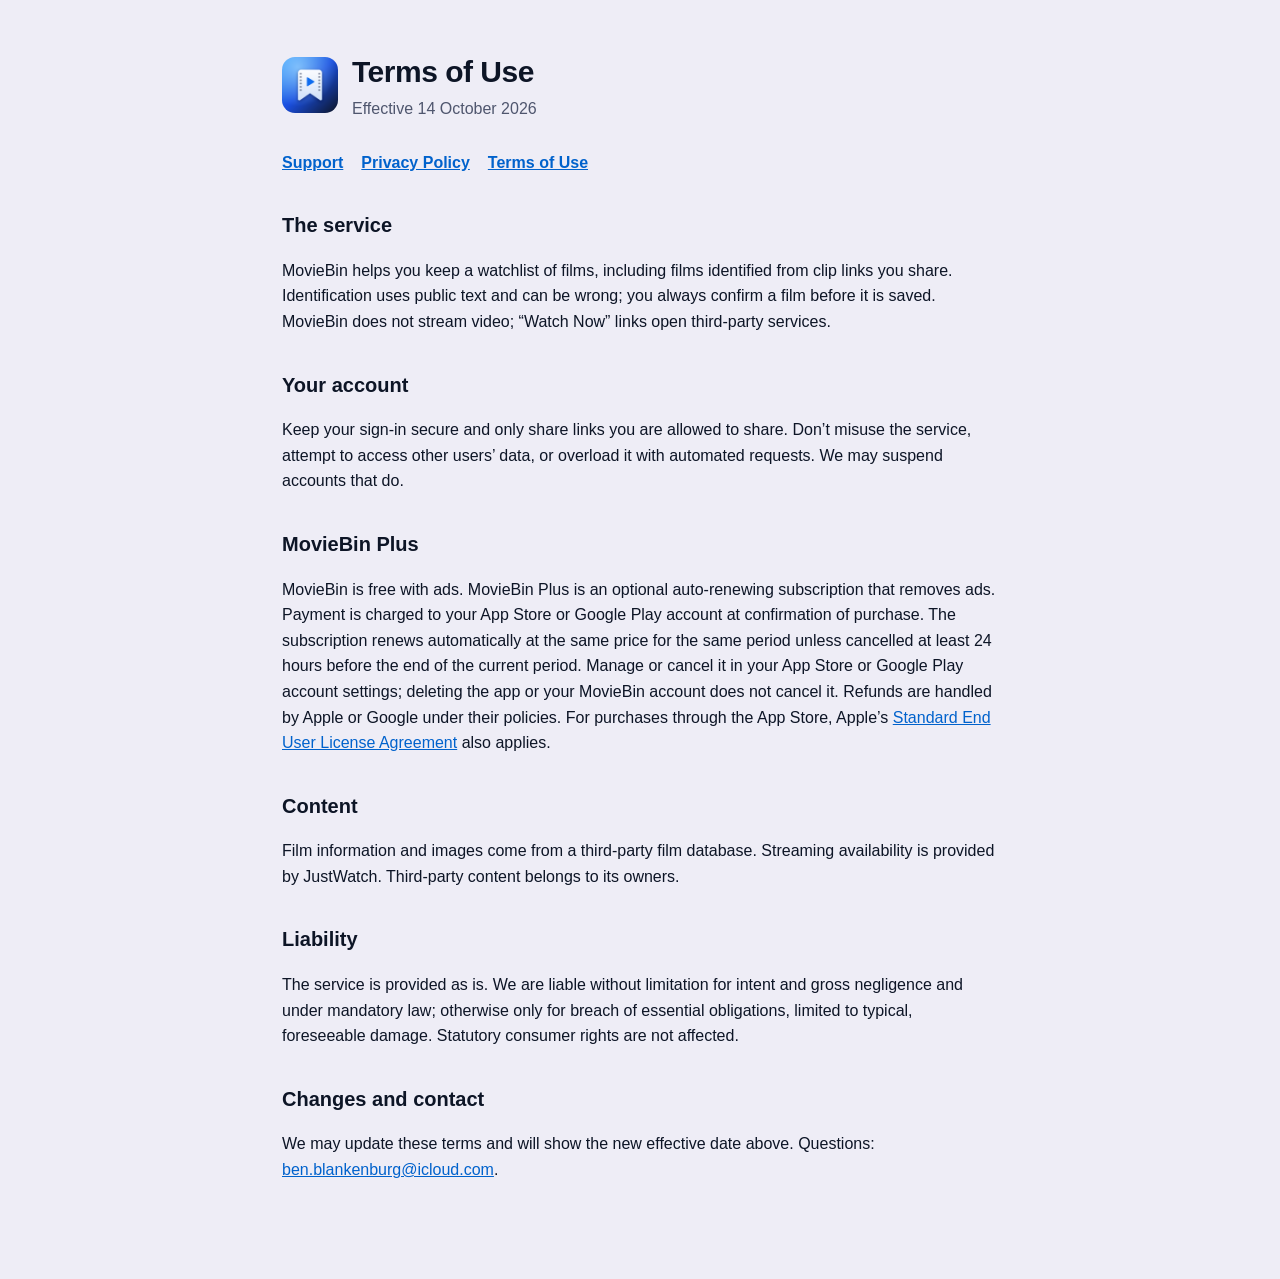
<file: terms.html>
<!doctype html><html lang="en"><head><meta charset="utf-8"><meta name="viewport" content="width=device-width,initial-scale=1"><link rel="stylesheet" href="style.css"><title>MovieBin — Terms of Use</title></head><body><main>
<header><img src="icon.png" alt=""><div><h1>Terms of Use</h1><span class="muted">Effective 14 October 2026</span></div></header><nav><a href="./">Support</a><a href="privacy.html">Privacy Policy</a><a href="terms.html">Terms of Use</a></nav>
<h2>The service</h2>
<p>MovieBin helps you keep a watchlist of films, including films identified from clip links you share. Identification uses public text and can be wrong; you always confirm a film before it is saved. MovieBin does not stream video; “Watch Now” links open third-party services.</p>
<h2>Your account</h2>
<p>Keep your sign-in secure and only share links you are allowed to share. Don’t misuse the service, attempt to access other users’ data, or overload it with automated requests. We may suspend accounts that do.</p>
<h2>MovieBin Plus</h2>
<p>MovieBin is free with ads. MovieBin Plus is an optional auto-renewing subscription that removes ads. Payment is charged to your App Store or Google Play account at confirmation of purchase. The subscription renews automatically at the same price for the same period unless cancelled at least 24 hours before the end of the current period. Manage or cancel it in your App Store or Google Play account settings; deleting the app or your MovieBin account does not cancel it. Refunds are handled by Apple or Google under their policies. For purchases through the App Store, Apple’s <a href="https://www.apple.com/legal/internet-services/itunes/dev/stdeula/">Standard End User License Agreement</a> also applies.</p>
<h2>Content</h2>
<p>Film information and images come from a third-party film database. Streaming availability is provided by JustWatch. Third-party content belongs to its owners.</p>
<h2>Liability</h2>
<p>The service is provided as is. We are liable without limitation for intent and gross negligence and under mandatory law; otherwise only for breach of essential obligations, limited to typical, foreseeable damage. Statutory consumer rights are not affected.</p>
<h2>Changes and contact</h2>
<p>We may update these terms and will show the new effective date above. Questions: <a href="mailto:ben.blankenburg@icloud.com">ben.blankenburg@icloud.com</a>.</p>
</main></body></html>
</file>
<file: style.css>
:root{color-scheme:light dark;--bg:#EEEDF6;--fg:#0D1526;--muted:#4F566E;--card:rgba(255,255,255,.7);--accent:#0062CC}
@media (prefers-color-scheme:dark){:root{--bg:#0D1526;--fg:#fff;--muted:#B4BCD0;--card:rgba(255,255,255,.06);--accent:#4DA3FF}}
*{box-sizing:border-box}body{margin:0;font:16px/1.6 -apple-system,BlinkMacSystemFont,"Segoe UI",Roboto,sans-serif;background:var(--bg);color:var(--fg)}
main{max-width:760px;margin:0 auto;padding:48px 22px 80px}header{display:flex;align-items:center;gap:14px;margin-bottom:28px}
header img{width:56px;height:56px;border-radius:13px}h1{font-size:30px;margin:0;letter-spacing:-.5px}h2{margin-top:34px;font-size:20px}
.card{background:var(--card);border:1px solid rgba(127,127,127,.18);border-radius:20px;padding:20px 22px;backdrop-filter:blur(20px)}
a{color:var(--accent)}p,li{color:var(--fg)}small,.muted{color:var(--muted)}nav a{margin-right:18px;font-weight:600}
</file>
